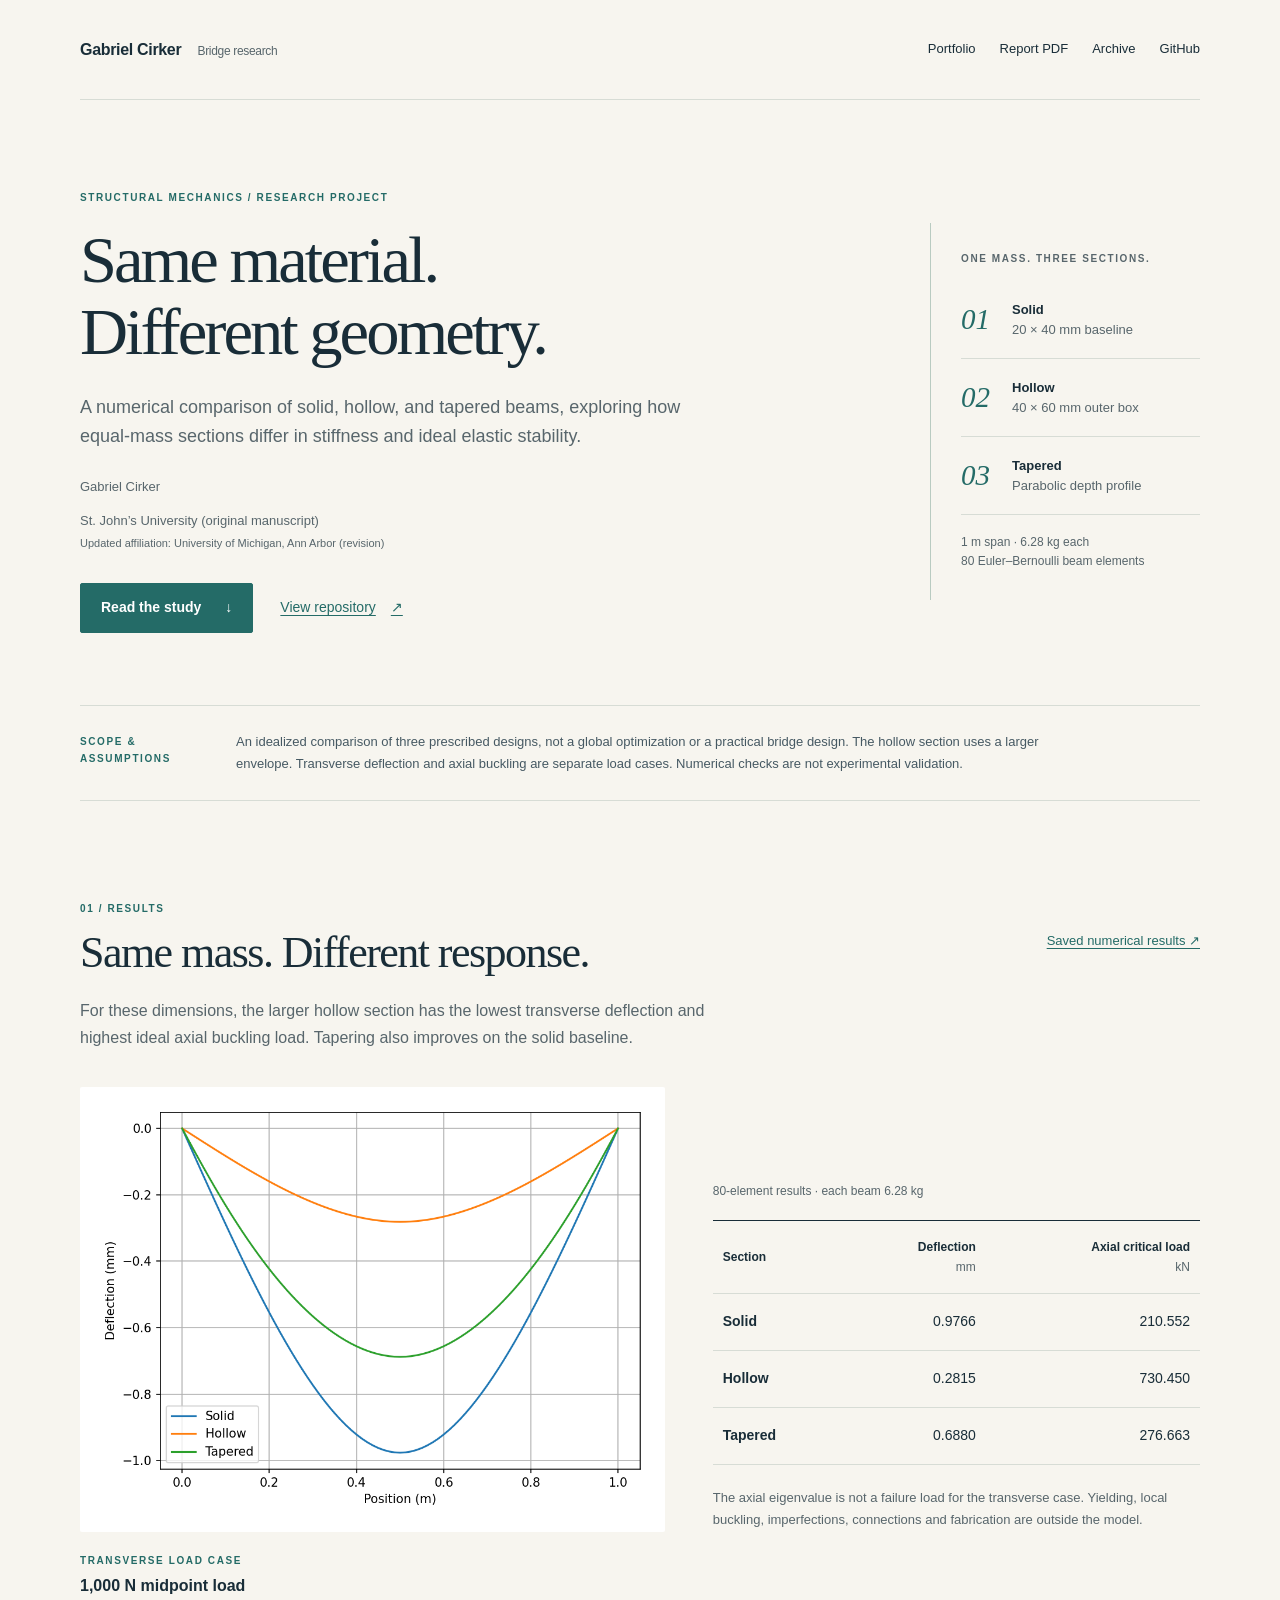
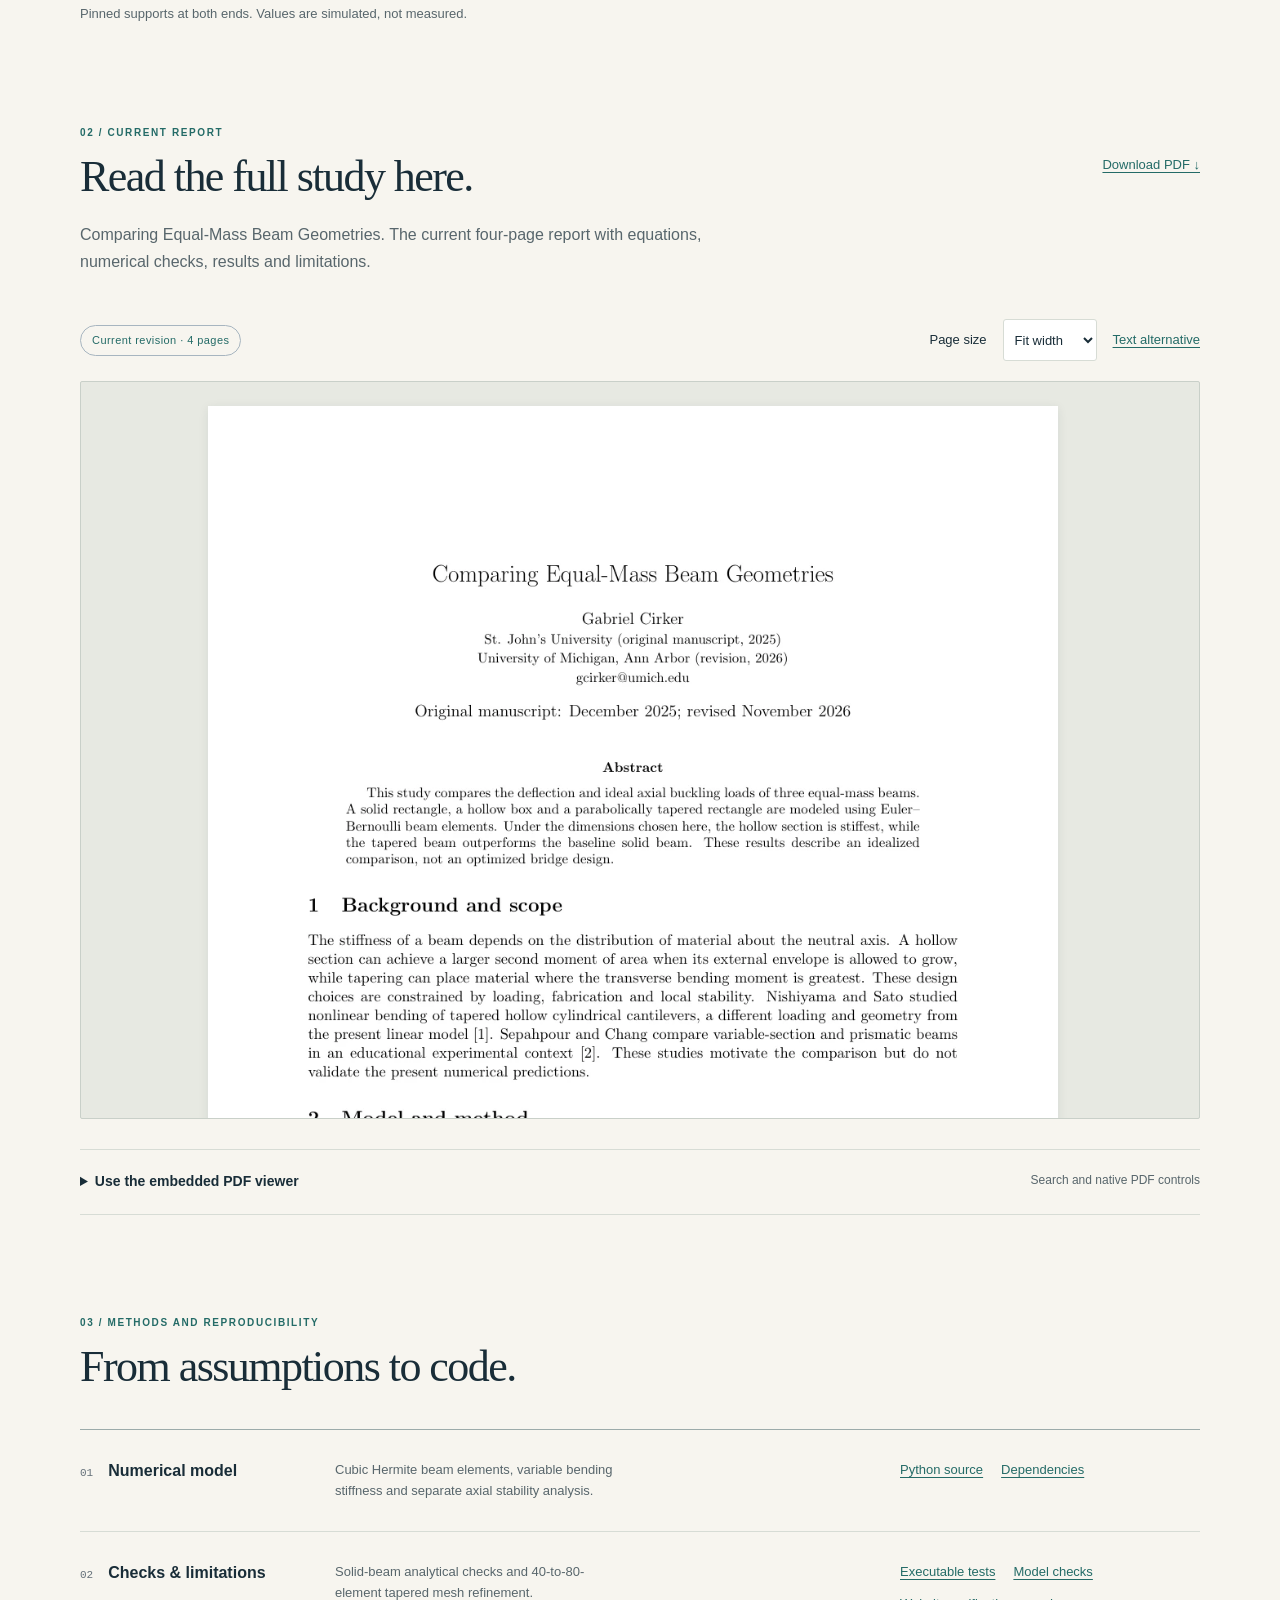
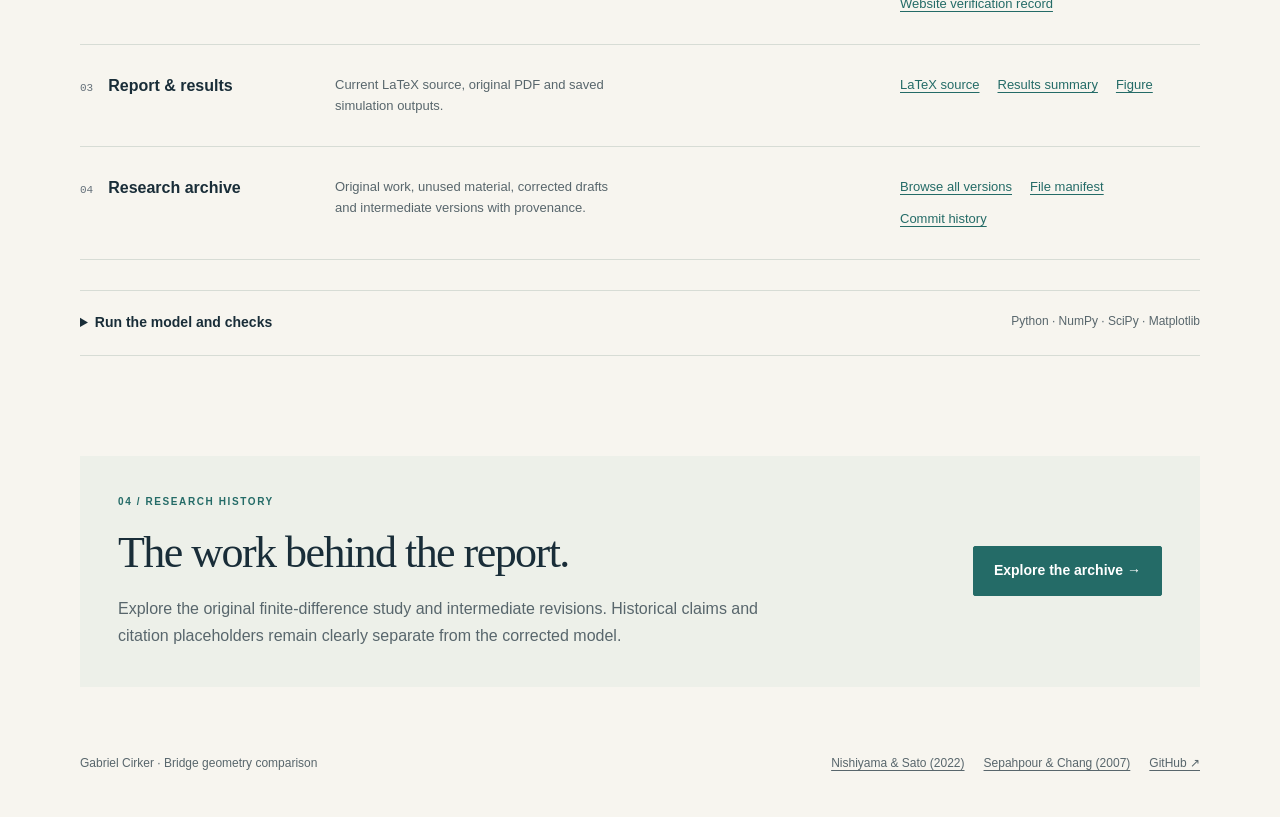
<file: index.html>
<!doctype html>
<html lang="en">
<head><meta charset="utf-8"><meta name="viewport" content="width=device-width, initial-scale=1"><meta name="description" content="Gabriel Cirker’s bridge research: equal-mass beam geometry comparison, current report, reproducible code, numerical checks and original research archive."><meta name="theme-color" content="#f7f5ef"><title>Bridge Geometry Comparison | Gabriel Cirker</title><link rel="stylesheet" href="assets/site.css?v=editorial-2"><script src="assets/site.js" defer></script></head>
<body><a class="skip-link" href="#main">Skip to content</a>
<header class="site-header wrap"><a class="wordmark" href="https://gabrielcirker.github.io/">Gabriel Cirker <span>Bridge research</span></a><nav aria-label="Main navigation"><a href="https://gabrielcirker.github.io/">Portfolio</a><a href="paper/Mathematical%20Optimization%20of%20Lightweight%20Bridge%20Structures.pdf">Report PDF</a><a href="archive/">Archive</a><a href="https://github.com/gabrielcirker/bridge-research">GitHub</a></nav></header>
<main id="main" class="wrap">
<section class="hero" id="overview"><div class="hero-copy"><p class="eyebrow">Structural mechanics / Research project</p><h1>Same material.<br>Different geometry.</h1><p class="lede">A numerical comparison of solid, hollow, and tapered beams, exploring how equal-mass sections differ in stiffness and ideal elastic stability.</p><p class="byline">Gabriel Cirker</p><p class="affiliation-original">St. John’s University <span>(original manuscript)</span></p><p class="affiliation-update">Updated affiliation: University of Michigan, Ann Arbor <span>(revision)</span></p><div class="actions"><a class="button primary" href="#report">Read the study <span aria-hidden="true">↓</span></a><a class="text-link" href="https://github.com/gabrielcirker/bridge-research">View repository <span aria-hidden="true">↗</span></a></div></div>
<aside class="model-key" aria-label="Comparison at a glance"><p class="eyebrow">One mass. Three sections.</p><dl><div><dt>01</dt><dd><strong>Solid</strong><br>20 × 40 mm baseline</dd></div><div><dt>02</dt><dd><strong>Hollow</strong><br>40 × 60 mm outer box</dd></div><div><dt>03</dt><dd><strong>Tapered</strong><br>Parabolic depth profile</dd></div></dl><p class="model-foot">1 m span · 6.28 kg each<br>80 Euler–Bernoulli beam elements</p></aside></section>
<div class="scope-note"><span class="small-label">Scope &amp; assumptions</span><p>An idealized comparison of three prescribed designs, not a global optimization or a practical bridge design. The hollow section uses a larger envelope. Transverse deflection and axial buckling are separate load cases. Numerical checks are not experimental validation.</p></div>
<section class="section" id="results"><div class="section-heading"><div><p class="eyebrow">01 / Results</p><h2>Same mass. Different response.</h2><p class="lede">For these dimensions, the larger hollow section has the lowest transverse deflection and highest ideal axial buckling load. Tapering also improves on the solid baseline.</p></div><a href="results/results_summary.txt">Saved numerical results ↗</a></div>
<div class="result-layout"><figure><a class="plot-link" href="figures/deflection_plot.png"><img src="figures/deflection_plot.png" alt="Deflection along the span: hollow has the smallest downward displacement, tapered is intermediate, solid has the largest." width="960" height="720" loading="lazy"></a><figcaption><div><span class="small-label">Transverse load case</span><h3>1,000 N midpoint load</h3><p>Pinned supports at both ends. Values are simulated, not measured.</p></div></figcaption></figure>
<div class="results-table-wrap"><table><caption>80-element results · each beam 6.28 kg</caption><thead><tr><th scope="col">Section</th><th scope="col">Deflection<br><span>mm</span></th><th scope="col">Axial critical load<br><span>kN</span></th></tr></thead><tbody><tr><th scope="row">Solid</th><td>0.9766</td><td>210.552</td></tr><tr><th scope="row">Hollow</th><td>0.2815</td><td>730.450</td></tr><tr><th scope="row">Tapered</th><td>0.6880</td><td>276.663</td></tr></tbody></table><p class="table-note">The axial eigenvalue is not a failure load for the transverse case. Yielding, local buckling, imperfections, connections and fabrication are outside the model.</p></div></div></section>
<section id="report" class="section report-section"><div class="section-heading"><div><p class="eyebrow">02 / Current report</p><h2>Read the full study here.</h2><p class="lede">Comparing Equal-Mass Beam Geometries. The current four-page report with equations, numerical checks, results and limitations.</p></div><a href="paper/Mathematical%20Optimization%20of%20Lightweight%20Bridge%20Structures.pdf" download>Download PDF ↓</a></div>
<div class="reader-toolbar"><span class="status">Current revision · 4 pages</span><label for="report-zoom">Page size</label><select id="report-zoom"><option value="fit">Fit width</option><option value="large">Large text</option></select><a href="assets/report/report-text.txt">Text alternative</a></div>
<div class="report-pages" role="region" aria-label="Full report, four pages. Scroll to read." tabindex="0">
<figure class="report-page"><img src="assets/report/page-1.webp" width="1041" height="1347" alt="Report page 1: title, abstract, background, model and method."><figcaption>Page 1 of 4</figcaption></figure>
<figure class="report-page"><img src="assets/report/page-2.webp" width="1041" height="1347" loading="lazy" alt="Report page 2: equal-mass geometry, variational formulation, numerical verification and results table."><figcaption>Page 2 of 4</figcaption></figure>
<figure class="report-page"><img src="assets/report/page-3.webp" width="1041" height="1347" loading="lazy" alt="Report page 3: deflection figure, discussion and interpretation of the two load cases."><figcaption>Page 3 of 4</figcaption></figure>
<figure class="report-page"><img src="assets/report/page-4.webp" width="1041" height="1347" loading="lazy" alt="Report page 4: design constraints, further work, conclusion and references."><figcaption>Page 4 of 4</figcaption></figure></div>
<details class="quick-start"><summary>Use the embedded PDF viewer <span>Search and native PDF controls</span></summary><iframe class="pdf-frame" title="Current bridge research report PDF" loading="lazy" src="paper/Mathematical%20Optimization%20of%20Lightweight%20Bridge%20Structures.pdf#view=FitH"></iframe><p class="reader-note">If your browser does not show PDF controls, the complete page images above remain available.</p></details></section>
<section class="section" id="files"><div class="section-heading"><div><p class="eyebrow">03 / Methods and reproducibility</p><h2>From assumptions to code.</h2></div></div><div class="file-list">
<div class="file-row"><div class="file-label"><span class="file-number">01</span><h3>Numerical model</h3></div><p>Cubic Hermite beam elements, variable bending stiffness and separate axial stability analysis.</p><div class="file-links"><a href="src/bridge_model.py">Python source</a><a href="requirements.txt">Dependencies</a></div></div>
<div class="file-row"><div class="file-label"><span class="file-number">02</span><h3>Checks &amp; limitations</h3></div><p>Solid-beam analytical checks and 40-to-80-element tapered mesh refinement.</p><div class="file-links"><a href="tests/test_model.py">Executable tests</a><a href="MODEL_CHECKS.md">Model checks</a><a href="verification.json">Website verification record</a></div></div>
<div class="file-row"><div class="file-label"><span class="file-number">03</span><h3>Report &amp; results</h3></div><p>Current LaTeX source, original PDF and saved simulation outputs.</p><div class="file-links"><a href="paper/bridge_paper.tex">LaTeX source</a><a href="results/results_summary.txt">Results summary</a><a href="figures/deflection_plot.png">Figure</a></div></div>
<div class="file-row"><div class="file-label"><span class="file-number">04</span><h3>Research archive</h3></div><p>Original work, unused material, corrected drafts and intermediate versions with provenance.</p><div class="file-links"><a href="archive/">Browse all versions</a><a href="archive/manifest.json">File manifest</a><a href="https://github.com/gabrielcirker/bridge-research/commits/main/">Commit history</a></div></div></div>
<details class="quick-start"><summary>Run the model and checks <span>Python · NumPy · SciPy · Matplotlib</span></summary><div class="quick-start-body"><p>Clone or download the repository, then run from its root directory. The final command replaces the saved plot and summary in your local copy.</p><pre><code>python3 -m venv .venv
source .venv/bin/activate
python -m pip install -r requirements.txt
python -m unittest discover -s tests -v
python src/bridge_model.py</code></pre></div></details></section>
<section class="archive-banner section"><div><p class="eyebrow">04 / Research history</p><h2>The work behind the report.</h2><p class="lede">Explore the original finite-difference study and intermediate revisions. Historical claims and citation placeholders remain clearly separate from the corrected model.</p></div><a class="button primary" href="archive/">Explore the archive →</a></section>
</main><footer class="site-footer wrap"><p>Gabriel Cirker · Bridge geometry comparison</p><div><a href="https://doi.org/10.1038/s41598-022-06426-x">Nishiyama &amp; Sato (2022)</a><a href="https://peer.asee.org/comparison-of-the-strength-to-weight-ratio-of-variable-section-beams-with-prismatic-beams">Sepahpour &amp; Chang (2007)</a><a href="https://github.com/gabrielcirker/bridge-research">GitHub ↗</a></div></footer></body></html>
</file>
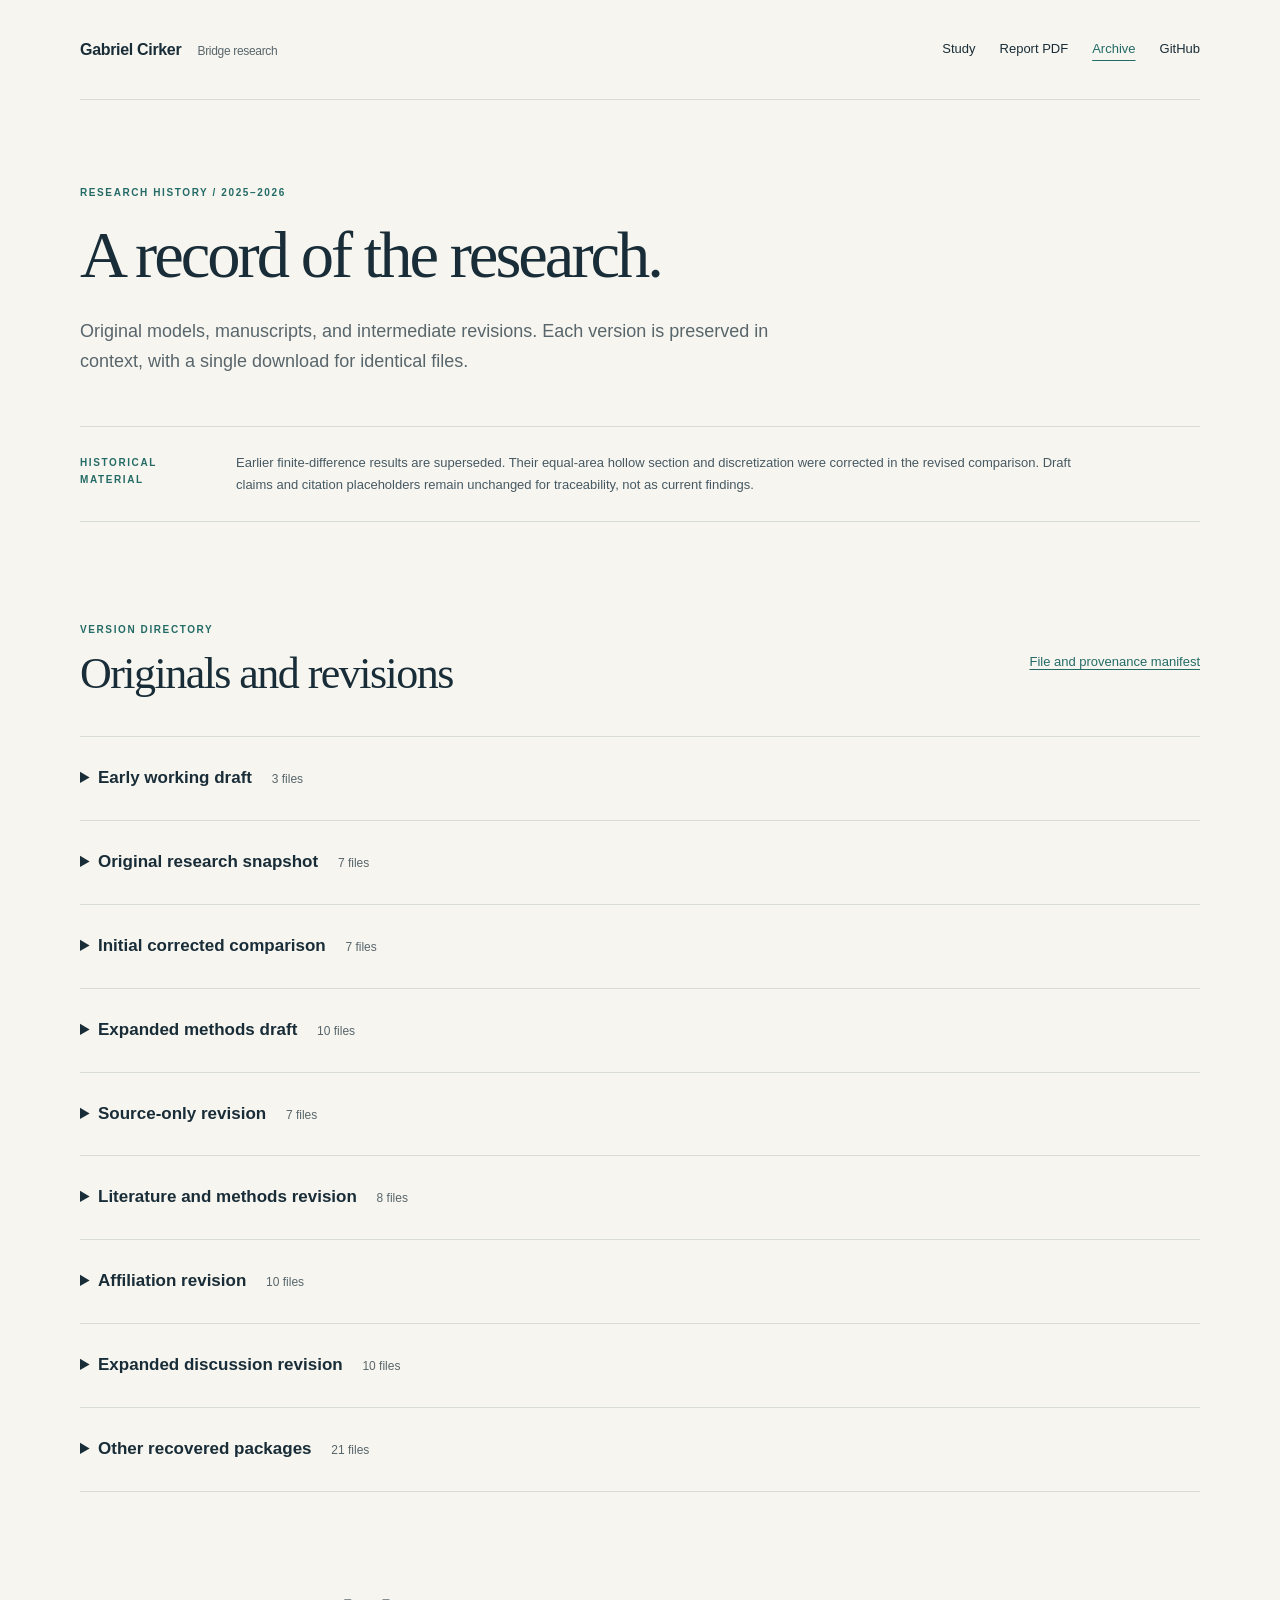
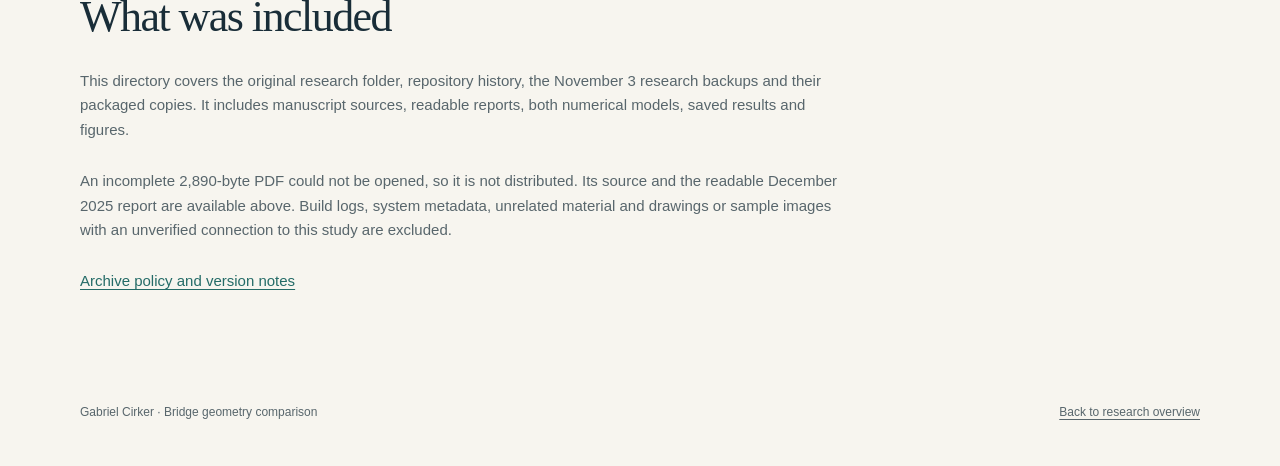
<file: archive/index.html>
<!doctype html><html lang="en"><head><meta charset="utf-8"><meta name="viewport" content="width=device-width,initial-scale=1"><title>Research archive | Bridge geometry comparison</title><link rel="stylesheet" href="../assets/site.css?v=editorial-2"></head><body><a class="skip-link" href="#main">Skip to content</a><header class="site-header wrap"><a class="wordmark" href="https://gabrielcirker.github.io/">Gabriel Cirker <span>Bridge research</span></a><nav aria-label="Main navigation"><a href="../">Study</a><a href="../paper/Mathematical%20Optimization%20of%20Lightweight%20Bridge%20Structures.pdf">Report PDF</a><a href="./" aria-current="page">Archive</a><a href="https://github.com/gabrielcirker/bridge-research">GitHub</a></nav></header><main id="main" class="wrap"><section class="section archive-hero"><p class="eyebrow">Research history / 2025–2026</p><h1>A record of the research.</h1><p class="lede">Original models, manuscripts, and intermediate revisions. Each version is preserved in context, with a single download for identical files.</p></section><div class="scope-note archive-notice"><span class="small-label">Historical material</span><p>Earlier finite-difference results are superseded. Their equal-area hollow section and discretization were corrected in the revised comparison. Draft claims and citation placeholders remain unchanged for traceability, not as current findings.</p></div><section class="section"><div class="section-heading"><div><p class="eyebrow">Version directory</p><h2>Originals and revisions</h2></div><a href="manifest.json">File and provenance manifest</a></div><details class="archive-group"><summary>Early working draft <span>3 files</span></summary><p>Pre-revision finite-difference code, source manuscript and figure. The incomplete local PDF is omitted; use the readable historical report below.</p><ul><li><a href="early-working-draft/bridge_model copy.py">bridge_model copy.py</a></li><li><a href="early-working-draft/bridge_paper.tex">bridge_paper.tex</a></li><li><a href="early-working-draft/deflection_plot.png">deflection_plot.png</a></li></ul></details><details class="archive-group"><summary>Original research snapshot <span>7 files</span></summary><p>December 2025 report and its associated finite-difference model, results and figure. Superseded: the equal-mass hollow geometry and beam discretization were corrected in 2026.</p><ul><li><a href="original/README.md">README.md</a></li><li><a href="early-working-draft/deflection_plot.png">figures/deflection_plot.png</a></li><li><a href="../paper/original/bridge-original.pdf">paper/Mathematical Optimization of Lightweight Bridge Structures.pdf</a></li><li><a href="../paper/original/bridge-original.tex">paper/bridge_paper.tex</a></li><li><a href="../requirements.txt">requirements.txt</a></li><li><a href="original/results/results_summary.txt">results/results_summary.txt</a></li><li><a href="early-working-draft/bridge_model copy.py">src/bridge_model.py</a></li></ul></details><details class="archive-group"><summary>Initial corrected comparison <span>7 files</span></summary><p>Two-page revision from November 3, 2026. Introduces the corrected finite-element model before the expanded methods and discussion.</p><ul><li><a href="publication-snapshot/README.md">README.md (historical)</a></li><li><a href="../figures/deflection_plot.png">figures/deflection_plot.png</a></li><li><a href="initial-revision/paper/Mathematical Optimization of Lightweight Bridge Structures.pdf">paper/Mathematical Optimization of Lightweight Bridge Structures.pdf</a></li><li><a href="initial-revision/paper/bridge_paper.tex">paper/bridge_paper.tex</a></li><li><a href="../requirements.txt">requirements.txt</a></li><li><a href="../results/results_summary.txt">results/results_summary.txt</a></li><li><a href="../src/bridge_model.py">src/bridge_model.py</a></li></ul></details><details class="archive-group"><summary>Expanded methods draft <span>10 files</span></summary><p>Three-page intermediate revision recovered from the expanded research ZIP. Preserved as an earlier draft, not the current report.</p><ul><li><a href="../requirements.txt">requirements.txt</a></li><li><a href="publication-snapshot/README.md">README.md (historical)</a></li><li><a href="expanded-revision/paper/Mathematical Optimization of Lightweight Bridge Structures.pdf">paper/Mathematical Optimization of Lightweight Bridge Structures.pdf</a></li><li><a href="expanded-revision/paper/bridge_paper.tex">paper/bridge_paper.tex</a></li><li><a href="../tests/test_model.py">tests/test_model.py</a></li><li><a href="../results/results_summary.txt">results/results_summary.txt</a></li><li><a href="../figures/deflection_plot.png">figures/deflection_plot.png</a></li><li><a href="../src/bridge_model.py">src/bridge_model.py</a></li><li><a href="../paper/original/bridge-original.pdf">original-paper/Mathematical Optimization of Lightweight Bridge Structures.pdf</a></li><li><a href="../paper/original/bridge-original.tex">original-paper/bridge_paper.tex</a></li></ul></details><details class="archive-group"><summary>Source-only revision <span>7 files</span></summary><p>Intermediate LaTeX source recovered from the source-revisions ZIP. No separate matching PDF was included in that package.</p><ul><li><a href="../requirements.txt">requirements.txt</a></li><li><a href="publication-snapshot/README.md">README.md (historical)</a></li><li><a href="source-revision/paper/bridge_paper.tex">paper/bridge_paper.tex</a></li><li><a href="../tests/test_model.py">tests/test_model.py</a></li><li><a href="../results/results_summary.txt">results/results_summary.txt</a></li><li><a href="../figures/deflection_plot.png">figures/deflection_plot.png</a></li><li><a href="../src/bridge_model.py">src/bridge_model.py</a></li></ul></details><details class="archive-group"><summary>Literature and methods revision <span>8 files</span></summary><p>Three-page revision with literature, equal-mass geometry and numerical verification sections, before affiliation was added.</p><ul><li><a href="publication-snapshot/README.md">README.md (historical)</a></li><li><a href="../figures/deflection_plot.png">figures/deflection_plot.png</a></li><li><a href="literature-revision/paper/Mathematical Optimization of Lightweight Bridge Structures.pdf">paper/Mathematical Optimization of Lightweight Bridge Structures.pdf</a></li><li><a href="literature-revision/paper/bridge_paper.tex">paper/bridge_paper.tex</a></li><li><a href="../requirements.txt">requirements.txt</a></li><li><a href="../results/results_summary.txt">results/results_summary.txt</a></li><li><a href="../src/bridge_model.py">src/bridge_model.py</a></li><li><a href="../tests/test_model.py">tests/test_model.py</a></li></ul></details><details class="archive-group"><summary>Affiliation revision <span>10 files</span></summary><p>Three-page version with University of Michigan affiliation, before the longer discussion and historical affiliation note.</p><ul><li><a href="publication-snapshot/README.md">README.md (historical)</a></li><li><a href="../figures/deflection_plot.png">figures/deflection_plot.png</a></li><li><a href="affiliation-revision/paper/Mathematical Optimization of Lightweight Bridge Structures.pdf">paper/Mathematical Optimization of Lightweight Bridge Structures.pdf</a></li><li><a href="affiliation-revision/paper/bridge_paper.tex">paper/bridge_paper.tex</a></li><li><a href="../paper/original/bridge-original.pdf">paper/original/bridge-original.pdf</a></li><li><a href="../paper/original/bridge-original.tex">paper/original/bridge-original.tex</a></li><li><a href="../requirements.txt">requirements.txt</a></li><li><a href="../results/results_summary.txt">results/results_summary.txt</a></li><li><a href="../src/bridge_model.py">src/bridge_model.py</a></li><li><a href="../tests/test_model.py">tests/test_model.py</a></li></ul></details><details class="archive-group"><summary>Expanded discussion revision <span>10 files</span></summary><p>Four-page intermediate version before the original 2025 and revised 2026 affiliations were distinguished.</p><ul><li><a href="publication-snapshot/README.md">README.md (historical)</a></li><li><a href="../figures/deflection_plot.png">figures/deflection_plot.png</a></li><li><a href="discussion-revision/paper/Mathematical Optimization of Lightweight Bridge Structures.pdf">paper/Mathematical Optimization of Lightweight Bridge Structures.pdf</a></li><li><a href="discussion-revision/paper/bridge_paper.tex">paper/bridge_paper.tex</a></li><li><a href="../paper/original/bridge-original.pdf">paper/original/bridge-original.pdf</a></li><li><a href="../paper/original/bridge-original.tex">paper/original/bridge-original.tex</a></li><li><a href="../requirements.txt">requirements.txt</a></li><li><a href="../results/results_summary.txt">results/results_summary.txt</a></li><li><a href="../src/bridge_model.py">src/bridge_model.py</a></li><li><a href="../tests/test_model.py">tests/test_model.py</a></li></ul></details><details class="archive-group"><summary>Other recovered packages <span>21 files</span></summary><p>Files from the personal, updated and combined research packages. Identical files point to one preserved copy rather than duplicate downloads.</p><ul><li><a href="../requirements.txt">requirements.txt</a></li><li><a href="publication-snapshot/README.md">README.md (historical)</a></li><li><a href="initial-revision/paper/Mathematical Optimization of Lightweight Bridge Structures.pdf">paper/Mathematical Optimization of Lightweight Bridge Structures.pdf</a></li><li><a href="initial-revision/paper/bridge_paper.tex">paper/bridge_paper.tex</a></li><li><a href="../results/results_summary.txt">results/results_summary.txt</a></li><li><a href="../figures/deflection_plot.png">figures/deflection_plot.png</a></li><li><a href="../src/bridge_model.py">src/bridge_model.py</a></li><li><a href="../requirements.txt">requirements.txt</a></li><li><a href="publication-snapshot/README.md">README.md (historical)</a></li><li><a href="source-revision/paper/bridge_paper.tex">paper/bridge_paper.tex</a></li><li><a href="../tests/test_model.py">tests/test_model.py</a></li><li><a href="../results/results_summary.txt">results/results_summary.txt</a></li><li><a href="../figures/deflection_plot.png">figures/deflection_plot.png</a></li><li><a href="../src/bridge_model.py">src/bridge_model.py</a></li><li><a href="../requirements.txt">requirements.txt</a></li><li><a href="publication-snapshot/README.md">README.md (historical)</a></li><li><a href="initial-revision/paper/Mathematical Optimization of Lightweight Bridge Structures.pdf">paper/Mathematical Optimization of Lightweight Bridge Structures.pdf</a></li><li><a href="initial-revision/paper/bridge_paper.tex">paper/bridge_paper.tex</a></li><li><a href="../results/results_summary.txt">results/results_summary.txt</a></li><li><a href="../figures/deflection_plot.png">figures/deflection_plot.png</a></li><li><a href="../src/bridge_model.py">src/bridge_model.py</a></li></ul></details></section><section class="section archive-coverage"><h2>What was included</h2><p class="lede">This directory covers the original research folder, repository history, the November 3 research backups and their packaged copies. It includes manuscript sources, readable reports, both numerical models, saved results and figures.</p><p class="lede">An incomplete 2,890-byte PDF could not be opened, so it is not distributed. Its source and the readable December 2025 report are available above. Build logs, system metadata, unrelated material and drawings or sample images with an unverified connection to this study are excluded.</p><p class="lede"><a href="README.md">Archive policy and version notes</a></p></section></main><footer class="site-footer wrap"><p>Gabriel Cirker · Bridge geometry comparison</p><a href="../">Back to research overview</a></footer></body></html>
</file>
<file: assets/site.css>
:root {
  --paper: #f7f5ef;
  --ink: #182c3b;
  --muted: #53626c;
  --blue: #214e77;
  --line: #d5dbdb;
  --soft: #e9eef0;
}
* { box-sizing: border-box; }
html { scroll-behavior: smooth; scroll-padding-top: 2rem; }
body { margin: 0; background: var(--paper); color: var(--ink); font-family: -apple-system, BlinkMacSystemFont, "Segoe UI", Arial, sans-serif; font-size: 16px; line-height: 1.55; }
a { color: var(--blue); text-underline-offset: .22em; text-decoration-thickness: 1px; }
a:hover { text-decoration-thickness: 2px; }
a:focus-visible, summary:focus-visible, .report-viewer:focus-visible { outline: 3px solid #a55322; outline-offset: 5px; }
img { display: block; max-width: 100%; height: auto; }
p, h1, h2, h3, figure, dl, dd { margin: 0; }
.wrap { width: min(1180px, calc(100% - 80px)); margin-inline: auto; }
.skip-link { position: absolute; top: -80px; left: 20px; z-index: 5; background: var(--ink); color: white; padding: 12px 18px; }
.skip-link:focus { top: 12px; }
.site-header { display: flex; align-items: center; justify-content: space-between; gap: 30px; min-height: 98px; border-bottom: 1px solid var(--line); }
.wordmark { color: var(--ink); font-size: 17px; font-weight: 750; letter-spacing: .025em; text-decoration: none; white-space: nowrap; }
.wordmark span { font-weight: 400; color: var(--muted); margin-left: 15px; font-size: 14px; }
nav { display: flex; gap: 28px; flex-wrap: wrap; }
nav a { color: var(--ink); font-size: 14px; text-decoration: none; }
nav a:hover { text-decoration: underline; }
.hero { display: grid; grid-template-columns: minmax(0, 1fr) 255px; gap: 72px; padding: 82px 0 68px; align-items: center; }
.eyebrow { font-size: 11px; line-height: 1.5; letter-spacing: .15em; text-transform: uppercase; font-weight: 700; color: var(--blue); margin-bottom: 19px; }
h1, h2 { font-family: Georgia, "Times New Roman", serif; font-weight: 400; letter-spacing: -.04em; }
h1 { font-size: clamp(46px, 5.6vw, 76px); line-height: 1.06; max-width: 800px; }
.lede { color: var(--muted); font-size: 18px; max-width: 580px; line-height: 1.65; margin-top: 26px; }
.actions { display: flex; align-items: center; gap: 27px; flex-wrap: wrap; margin-top: 31px; }
.button { display: inline-flex; align-items: center; gap: 24px; text-decoration: none; font-size: 14px; font-weight: 600; padding: 13px 20px; border: 1px solid var(--blue); border-radius: 3px; }
.button.primary { background: var(--blue); color: #fff; }
.button.primary:hover { background: var(--ink); border-color: var(--ink); }
.text-link { display: inline-flex; align-items: center; gap: 15px; font-size: 14px; white-space: nowrap; }
.model-key { border-left: 1px solid var(--line); padding-left: 28px; }
.model-key .eyebrow { color: var(--muted); margin-bottom: 15px; }
.model-key dl > div { display: flex; align-items: center; gap: 22px; border-bottom: 1px solid var(--line); padding: 14px 0; }
.model-key dt { font: italic 38px/1 Georgia, serif; color: var(--blue); width: 29px; }
.model-key dd { font-size: 13px; color: var(--muted); line-height: 1.5; }
.model-foot { font-size: 12px; color: var(--muted); line-height: 1.6; padding-top: 18px; }
.model-foot span { color: var(--ink); font-family: Georgia, serif; font-style: italic; font-size: 19px; }
.scope-note { background: var(--soft); padding: 22px 28px; display: grid; grid-template-columns: 130px 1fr; gap: 20px; border-radius: 3px; }
.small-label { display: block; color: var(--blue); font-size: 11px; text-transform: uppercase; letter-spacing: .1em; font-weight: 700; }
.scope-note .small-label { padding-top: 2px; }
.scope-note p { font-size: 13px; color: #465963; line-height: 1.7; }
.section { padding-top: 78px; }
.section-heading { display: flex; justify-content: space-between; gap: 25px; align-items: end; margin-bottom: 32px; }
.section-heading .eyebrow, .report .eyebrow { margin-bottom: 12px; }
h2 { font-size: clamp(31px, 3.1vw, 43px); line-height: 1.15; }
.section-heading > .text-link { margin-bottom: 4px; }
.file-list { border-top: 1px solid var(--ink); }
.file-row { display: grid; grid-template-columns: 235px 1fr 345px; gap: 24px; align-items: start; padding: 24px 0; border-bottom: 1px solid var(--line); }
.file-label { display: flex; gap: 15px; align-items: baseline; }
.file-number { font-family: ui-monospace, SFMono-Regular, Menlo, monospace; font-size: 11px; color: #65717a; }
h3 { font-size: 15px; font-weight: 650; line-height: 1.5; }
.file-row p { color: var(--muted); font-size: 13px; line-height: 1.65; max-width: 290px; }
.file-links { display: flex; flex-wrap: wrap; gap: 7px 18px; }
.file-links a { font-size: 13px; }
.quick-start { margin-top: 23px; border: 1px solid var(--line); border-radius: 3px; }
.quick-start summary { cursor: pointer; font-weight: 600; font-size: 14px; padding: 18px 22px; }
.quick-start summary span { float: right; font-size: 12px; font-weight: 400; color: var(--muted); }
.quick-start-body { padding: 0 22px 22px; }
.quick-start-body p { color: var(--muted); font-size: 13px; }
code { font-family: ui-monospace, SFMono-Regular, Menlo, monospace; font-size: .91em; }
pre { margin: 15px 0; padding: 18px 20px; background: var(--ink); color: #f5f5ef; overflow-x: auto; border-radius: 3px; line-height: 1.8; font-size: 14px; }
.figure-grid { display: grid; grid-template-columns: 1fr 1fr; gap: 33px 28px; }
figure { min-width: 0; }
.figure-wide { grid-column: 1 / -1; }
.plot-link { display: flex; background: #fff; border: 1px solid var(--line); padding: 20px; border-radius: 3px; align-items: center; justify-content: center; height: 355px; }
.plot-link:hover { border-color: var(--blue); }
.plot-link img { width: auto; max-width: 100%; max-height: 100%; object-fit: contain; }
.figure-wide .plot-link { height: auto; padding: 27px 32px; }
.figure-wide .plot-link img { width: 100%; }
figcaption { padding-top: 17px; display: flex; justify-content: space-between; align-items: start; gap: 18px; }
figcaption .small-label { margin-bottom: 5px; }
figcaption p { margin-top: 5px; font-size: 13px; color: var(--muted); }
figcaption > a { font-size: 12px; white-space: nowrap; margin-top: 2px; }
.report { margin-top: 75px; padding: 39px 0 43px; border-top: 1px solid var(--ink); border-bottom: 1px solid var(--line); display: grid; grid-template-columns: 1fr 1fr; gap: 55px; align-items: center; }
.report h2 { font-size: 37px; }
.report-status { max-width: 400px; }
.status { display: inline-block; border: 1px solid #a7b5c0; color: var(--blue); border-radius: 99px; font-size: 11px; letter-spacing: .04em; padding: 5px 11px; margin-bottom: 15px; }
.report-status p { color: var(--muted); font-size: 14px; line-height: 1.7; }
.report-reader { grid-column: 1 / -1; min-width: 0; }
.reader-help { color: var(--muted); font-size: 13px; line-height: 1.7; margin-bottom: 16px; }
.report-viewer { display: block; width: 100%; height: 85vh; height: 85svh; min-height: 420px; max-height: 1000px; border: 1px solid var(--line); border-radius: 3px; background: #fff; }
.report-fallback { padding: 28px; color: var(--muted); }
.report-fallback p + p { margin-top: 12px; }
.site-footer { padding-block: 28px 36px; display: flex; justify-content: space-between; align-items: start; gap: 30px; font-size: 11px; color: var(--muted); }
.site-footer p span { padding: 0 7px; }
.site-footer > div { display: flex; flex-wrap: wrap; gap: 8px 19px; justify-content: end; }
.site-footer a { color: var(--muted); }
@media (max-width: 1050px) {
  .wrap { width: calc(100% - 56px); }
  .hero { grid-template-columns: minmax(0, 1fr) 210px; gap: 35px; }
  .file-row { grid-template-columns: 205px 1fr; gap: 12px 25px; }
  .file-links { grid-column: 2; }
  .file-row p { max-width: none; }
  .plot-link { height: 310px; padding: 13px; }
  .site-footer { flex-direction: column; gap: 12px; }
  .site-footer > div { justify-content: start; }
}
@media (max-width: 700px) {
  .wrap { width: calc(100% - 36px); }
  .site-header { align-items: start; flex-direction: column; justify-content: center; gap: 17px; padding: 22px 0; }
  nav { gap: 23px; }
  nav a { font-size: 13px; }
  .hero { grid-template-columns: 1fr; padding: 48px 0 34px; gap: 35px; }
  h1 { font-size: clamp(42px, 9vw, 60px); }
  .lede { font-size: 16px; margin-top: 21px; }
  .actions { gap: 23px; margin-top: 25px; }
  .model-key { border-left: 0; border-top: 1px solid var(--line); padding: 22px 0 0; }
  .model-key dl { display: grid; grid-template-columns: repeat(3, 1fr); gap: 15px; }
  .model-key dl > div { display: block; padding: 0 0 10px; border: 0; }
  .model-key dt { font-size: 31px; margin-bottom: 10px; }
  .model-key dd { font-size: 11px; }
  .model-foot { padding-top: 3px; }
  .model-foot br { display: none; }
  .model-foot span { padding-left: 8px; font-size: 16px; }
  .scope-note { grid-template-columns: 1fr; gap: 9px; padding: 20px; }
  .section { padding-top: 50px; }
  .section-heading { display: block; margin-bottom: 24px; }
  .section-heading > .text-link { margin-top: 19px; }
  .file-row { grid-template-columns: 1fr; gap: 9px; padding: 22px 0; }
  .file-row p, .file-links { grid-column: 1; margin-left: 31px; }
  .file-links { margin-top: 3px; }
  .quick-start summary { padding: 16px; }
  .quick-start summary span { display: block; float: none; margin: 4px 0 0 18px; }
  .quick-start-body { padding: 0 16px 18px; }
  .figure-grid { grid-template-columns: 1fr; gap: 30px; }
  .plot-link, .figure-wide .plot-link { height: auto; padding: 9px; }
  .plot-link img { width: 100%; }
  figcaption { gap: 10px; }
  figcaption h3 { font-size: 14px; }
  figcaption p { font-size: 12px; }
  .report { margin-top: 49px; padding: 31px 0 34px; grid-template-columns: 1fr; gap: 24px; }
  .report h2 { font-size: 33px; }
  .report-viewer { min-height: 360px; height: 75vh; height: 75svh; }
}
@media (prefers-reduced-motion: reduce) { html { scroll-behavior: auto; } }
@media print {
  body { background: white; color: black; }
  .wrap { width: 100%; }
  .site-header nav, .actions, .quick-start { display: none; }
  .hero { padding: 35px 0; }
  .section { padding-top: 30px; }
  a { color: inherit; }
  .plot-link { break-inside: avoid; }
  .report-viewer { display: none; }
}

/* Bridge research additions, retaining the companion research site's design. */
.byline{margin-top:24px;font-size:13px;color:var(--muted)}.byline span{padding:0 6px}.model-key dt{font-size:29px}.model-key dd strong{color:var(--ink)}.model-foot{font-size:11px}.report-section .lede{max-width:760px}.reader-toolbar{display:flex;align-items:center;gap:16px;flex-wrap:wrap;padding:15px 0;font-size:13px}.reader-toolbar .status{margin:0;margin-right:auto}.reader-toolbar select{padding:7px;background:white;border:1px solid var(--line);border-radius:3px;color:var(--ink);font:inherit}.report-pages{height:min(860px,82vh);min-height:430px;overflow:auto;background:#dde3e5;border:1px solid #bdc8cd;border-radius:4px;padding:20px;scrollbar-gutter:stable}.report-page{max-width:850px;margin:0 auto 22px;background:white;box-shadow:0 2px 10px #182c3b15}.report-page img{width:100%;height:auto}.report-page figcaption{font-size:12px;justify-content:center;padding:8px;color:var(--muted);border-top:1px solid var(--line)}.report-pages.large .report-page{width:1180px;max-width:none}.pdf-frame{width:100%;height:820px;border:0;background:white}.reader-note{font-size:13px;padding:12px 20px;color:var(--muted)}.result-layout{display:grid;grid-template-columns:1.2fr 1fr;gap:40px;align-items:center}.result-layout .plot-link{height:auto;padding:12px}.results-table-wrap{overflow-x:auto}table{border-collapse:collapse;width:100%;font-variant-numeric:tabular-nums;font-size:14px}caption{text-align:left;font-size:12px;color:var(--muted);padding-bottom:18px}th,td{text-align:right;padding:16px 10px;border-bottom:1px solid var(--line)}thead th{border-top:1px solid var(--ink);font-size:12px}th:first-child{text-align:left}thead span{font-weight:400;color:var(--muted)}.table-note{font-size:13px;color:var(--muted);line-height:1.7;margin-top:22px}.archive-banner{display:flex;justify-content:space-between;align-items:center;gap:32px;border-top:1px solid var(--line);margin:72px 0 28px;padding:40px 0}.archive-banner .lede{max-width:750px;font-size:16px;margin-top:18px}.archive-banner .button{flex-shrink:0}.archive-notice{margin-top:35px}.archive-group{border-top:1px solid var(--line);padding:22px 0}.archive-group:last-child{border-bottom:1px solid var(--line)}.archive-group summary{cursor:pointer;font-size:18px;font-weight:600}.archive-group summary span{font-size:12px;color:var(--muted);font-weight:400;margin-left:15px}.archive-group p{margin-top:14px;max-width:800px;color:var(--muted);font-size:14px}.archive-group ul{columns:2;column-gap:30px;padding-left:20px}.archive-group li{padding:5px 0;font-size:13px;overflow-wrap:anywhere;break-inside:avoid}.report-pages:focus-visible,select:focus-visible{outline:3px solid #a55322;outline-offset:4px}@media(max-width:850px){.result-layout{grid-template-columns:1fr;gap:28px}.archive-banner{align-items:start;flex-direction:column}.archive-group ul{columns:1}.report-pages{padding:8px;min-height:380px}.reader-toolbar{gap:12px;font-size:12px}.reader-toolbar .status{width:100%;border:none;padding:0}.pdf-frame{height:70vh}.byline{line-height:1.9}.archive-banner .button{white-space:normal}}@media print{.report-pages{height:auto;overflow:visible;padding:0;background:white;border:0}.report-page{break-inside:avoid;box-shadow:none}.reader-toolbar{display:none}.archive-banner{display:none}}

.affiliation-original{font-size:13px;color:var(--muted);margin-top:12px}.affiliation-update{font-size:11px;color:var(--muted);margin-top:3px;line-height:1.6}.affiliation-original span,.affiliation-update span{white-space:normal}

/* Shared editorial refinements for the research collection. */
:root { --paper: #f7f5ef; --ink: #192d38; --muted: #58666c; --blue: #246b67; --line: #d7dcd5; --soft: #edf0e9; }
body { line-height: 1.7; }
.wrap { width: min(1120px, calc(100% - 80px)); }
.site-header { min-height: 100px; gap: 24px; }
.wordmark { font-size: 16px; letter-spacing: -.02em; }
.wordmark span { font-size: 12px; margin-left: 12px; }
nav { gap: 24px; align-items: center; }
nav a { font-size: 13px; padding-block: 10px; }
nav a[aria-current="page"] { color: var(--blue); text-decoration: underline; text-underline-offset: 7px; }
h1 { font-size: clamp(44px, 5.2vw, 68px); line-height: 1.08; letter-spacing: -.045em; max-width: 760px; text-wrap: balance; }
h2 { font-size: clamp(32px, 3.5vw, 44px); letter-spacing: -.035em; text-wrap: balance; }
h3 { font-size: 16px; font-weight: 600; }
.hero { padding: 90px 0 72px; grid-template-columns: minmax(0, 1fr) 270px; gap: 72px; }
.hero .lede { font-size: 18px; margin-top: 25px; max-width: 610px; }
.hero .byline { font-size: 13px; line-height: 1.7; margin-top: 24px; color: var(--muted); }
.hero .byline strong { color: var(--ink); font-weight: 600; }
.hero .actions { margin-top: 30px; }
.eyebrow, .small-label { font-size: 10px; letter-spacing: .16em; }
.model-key { padding: 28px 0 28px 30px; border-color: #b9cbc1; }
.model-key dl > div { padding: 19px 0; }
.model-key dd { font-size: 13px; }
.model-key dt { color: var(--blue); }
.model-key .model-foot { font-size: 12px; }
.scope-note { background: transparent; border-top: 1px solid var(--line); border-bottom: 1px solid var(--line); padding: 25px 0; border-radius: 0; gap: 26px; }
.scope-note p { font-size: 13px; max-width: 840px; }
.button { min-height: 46px; padding: 12px 20px; border-radius: 2px; }
.text-link { white-space: normal; }
.section { padding-top: 100px; }
.section-heading { align-items: start; margin-bottom: 36px; }
.section-heading .lede { font-size: 16px; max-width: 650px; margin-top: 20px; }
.section-heading > a { flex-shrink: 0; font-size: 13px; margin-top: 29px; }
.file-list { border-color: #9cabaa; }
.file-row { padding: 29px 0; gap: 25px; grid-template-columns: 230px minmax(0, 1fr) 300px; }
.file-links { gap: 10px 18px; }
.file-links a { line-height: 1.7; }
.quick-start { border: 0; border-top: 1px solid var(--line); border-bottom: 1px solid var(--line); border-radius: 0; margin-top: 30px; }
.quick-start summary { padding: 20px 0; }
.quick-start-body { padding: 0 0 24px; }
.figure-grid { gap: 45px 32px; }
.plot-link { border: 0; border-radius: 2px; padding: 24px; background: #fff; }
.plot-link:hover { outline: 1px solid var(--line); }
.figure-wide .plot-link { padding: 30px; }
figcaption { padding-top: 20px; }
figcaption p { max-width: 640px; }
.report { margin-top: 100px; padding: 45px 0; border-top-color: #9cabaa; gap: 32px 70px; }
.report-status { max-width: none; }
.report-status .actions { gap: 20px; margin-top: 20px; }
.report-viewer { border-radius: 2px; }
.report-section .section-heading { margin-bottom: 24px; }
.report-pages { background: #e7e9e2; border-color: #c9d0c9; border-radius: 2px; padding: 24px; }
.reader-toolbar { padding: 20px 0; }
.reader-toolbar select { min-height: 42px; }
.result-layout { gap: 48px; }
.archive-banner { background: var(--soft); border: 0; padding: 38px; margin-top: 100px; }
.archive-banner .lede { max-width: 680px; }
.archive-hero { padding: 85px 0 15px; }
.archive-hero .lede { max-width: 690px; }
.archive-group { padding: 27px 0; }
.archive-group summary { font-size: 17px; }
.archive-group p { margin-top: 20px; max-width: 720px; line-height: 1.8; }
.archive-group ul { margin-top: 22px; }
.archive-group li { padding: 8px 0; }
.archive-coverage { padding-bottom: 70px; }
.archive-coverage .lede { font-size: 15px; max-width: 760px; }
.site-footer { padding-block: 38px 44px; gap: 20px; font-size: 12px; }
:focus-visible { outline: 3px solid #a15a2b; outline-offset: 4px; }
@media (max-width: 1050px) {
  .wrap { width: calc(100% - 56px); }
  .hero { gap: 40px; grid-template-columns: minmax(0, 1fr) 225px; }
  .file-row { grid-template-columns: 210px minmax(0, 1fr); }
  .file-links { grid-column: 2; }
}
@media (max-width: 700px) {
  .wrap { width: calc(100% - 40px); }
  .site-header { min-height: auto; padding: 23px 0 18px; gap: 12px; }
  .wordmark { font-size: 16px; }
  nav { gap: 10px 23px; width: 100%; }
  nav a { font-size: 12px; padding-block: 7px; }
  .hero { padding: 52px 0 40px; grid-template-columns: 1fr; gap: 38px; }
  h1 { font-size: clamp(40px, 10.4vw, 56px); }
  .hero .lede { font-size: 16px; margin-top: 21px; }
  .hero .byline { font-size: 12px; margin-top: 20px; }
  .model-key { padding: 23px 0 0; }
  .model-key dl > div { padding: 3px 0 10px; }
  .model-key dd { font-size: 12px; }
  .model-key .model-foot { font-size: 11px; }
  .scope-note { gap: 10px; padding: 23px 0; }
  .section { padding-top: 65px; }
  .section-heading { margin-bottom: 26px; }
  .section-heading .lede { font-size: 15px; }
  .section-heading > a { display: inline-block; margin-top: 16px; }
  .file-row { grid-template-columns: 1fr; gap: 11px; padding: 24px 0; }
  .file-links { grid-column: 1; }
  .file-row p, .file-links { margin-left: 30px; }
  .quick-start summary { padding: 18px 0; }
  .figure-grid { gap: 36px; }
  .plot-link, .figure-wide .plot-link { padding: 10px; }
  figcaption { flex-wrap: wrap; }
  .report { margin-top: 65px; gap: 25px; padding: 32px 0; }
  .report h2 { font-size: 33px; }
  .report-pages { padding: 8px; }
  .archive-banner { margin-top: 65px; padding: 26px; }
  .archive-hero { padding: 50px 0 0; }
  .archive-group summary { font-size: 16px; }
  .archive-coverage { padding-bottom: 40px; }
}
@media (prefers-reduced-motion: reduce) { *, *::before, *::after { scroll-behavior: auto !important; transition: none !important; } }
@media print { .archive-banner { display: none; } .hero { padding: 30px 0; } .section { padding-top: 30px; } }
</file>
